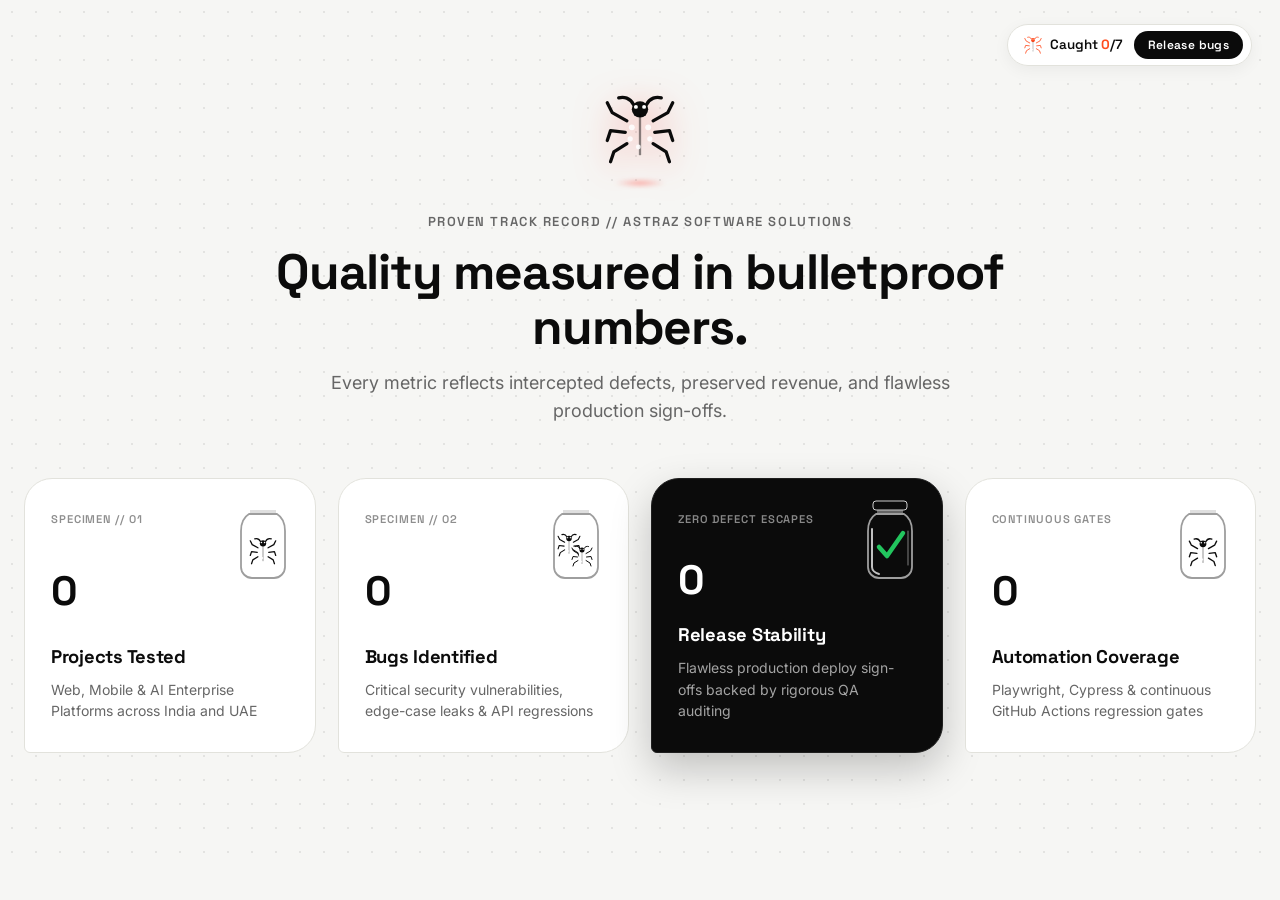
<file: bug-catcher.html>
<!DOCTYPE html>
<html lang="en">
<head>
<meta charset="utf-8">
<meta name="viewport" content="width=device-width, initial-scale=1, viewport-fit=cover">
<title>Proven Track Record // Astraz Software Solutions — Bug Catcher</title>
<link rel="preconnect" href="https://fonts.googleapis.com">
<link rel="preconnect" href="https://fonts.gstatic.com" crossorigin>
<link href="https://fonts.googleapis.com/css2?family=Inter:wght@400;500;600&family=Space+Grotesk:wght@500;600;700;800&display=swap" rel="stylesheet">

<style>
/* ==========================================================================
   ASTRAZ BUG CATCHER STATS SECTION — SELF-CONTAINED MODULE
   Fonts: Space Grotesk (Headings & Numbers), Inter (Body)
   Palette: #f6f6f4 (Background), #0b0b0b (Ink/Card 3), #ff4d1f, #ff3b30, #ff8a00 (Accents)
   ========================================================================== */
:root {
  --bc-bg: #f6f6f4;
  --bc-card-bg: #ffffff;
  --bc-card-border: #e2e2dc;
  --bc-ink: #0b0b0b;
  --bc-mute: #666666;
  --bc-subtle: #8e8e8e;
  --bc-orange: #ff4d1f;
  --bc-red: #ff3b30;
  --bc-gold: #ff8a00;
  --bc-glow: rgba(255, 77, 31, 0.28);
  --font-heading: 'Space Grotesk', system-ui, -apple-system, sans-serif;
  --font-body: 'Inter', system-ui, -apple-system, sans-serif;
}

* {
  box-sizing: border-box;
  margin: 0;
  padding: 0;
}

body {
  background-color: var(--bc-bg);
  color: var(--bc-ink);
  font-family: var(--font-body);
  line-height: 1.5;
  -webkit-font-smoothing: antialiased;
}

/* Outer Section Container */
.bc-section {
  position: relative;
  background-color: var(--bc-bg);
  background-image: radial-gradient(rgba(0, 0, 0, 0.08) 1.2px, transparent 1.2px);
  background-size: 24px 24px;
  overflow: hidden;
  padding: 80px 24px 100px;
  width: 100%;
  min-height: 720px;
  display: flex;
  flex-direction: column;
  justify-content: center;
  align-items: center;
}

.bc-container {
  width: 100%;
  max-width: 1240px;
  margin: 0 auto;
  position: relative;
  z-index: 2;
}

/* ==========================================================================
   HUD: BUG CATCHER COUNTER & RESET PILL
   ========================================================================== */
.bc-hud {
  position: absolute;
  top: 24px;
  right: 28px;
  z-index: 20;
  display: inline-flex;
  align-items: center;
  gap: 12px;
  background: rgba(255, 255, 255, 0.95);
  backdrop-filter: blur(8px);
  -webkit-backdrop-filter: blur(8px);
  border: 1.5px solid var(--bc-card-border);
  border-radius: 999px;
  padding: 6px 8px 6px 16px;
  box-shadow: 0 4px 16px rgba(0, 0, 0, 0.05);
  font-family: var(--font-heading);
  font-size: 0.84rem;
  font-weight: 600;
  color: var(--bc-ink);
  transition: transform 0.2s ease, border-color 0.2s ease;
}

.bc-hud:hover {
  border-color: var(--bc-orange);
}

.bc-hud-status {
  display: flex;
  align-items: center;
  gap: 8px;
}

.bc-hud-icon {
  width: 18px;
  height: 18px;
  display: inline-flex;
  align-items: center;
  justify-content: center;
  color: var(--bc-orange);
  animation: hudPulse 2s infinite ease-in-out;
}

@keyframes hudPulse {
  0%, 100% { transform: scale(1); }
  50% { transform: scale(1.18); }
}

.bc-hud-count {
  font-weight: 700;
  color: var(--bc-orange);
}

.bc-reset-btn {
  font-family: var(--font-heading);
  font-size: 0.75rem;
  font-weight: 600;
  letter-spacing: 0.03em;
  background: var(--bc-ink);
  color: #ffffff;
  border: none;
  border-radius: 999px;
  padding: 6px 14px;
  cursor: pointer;
  transition: all 0.2s cubic-bezier(0.16, 1, 0.3, 1);
  outline: none;
}

.bc-reset-btn:hover {
  background: var(--bc-orange);
  transform: translateY(-1px);
  box-shadow: 0 4px 12px rgba(255, 77, 31, 0.35);
}

.bc-reset-btn:active {
  transform: scale(0.96);
}

.bc-reset-btn:focus-visible {
  outline: 2px solid var(--bc-gold);
  outline-offset: 2px;
}

/* Victory Toast Banner ("All caught") */
.bc-victory-toast {
  position: absolute;
  top: 84px;
  left: 50%;
  transform: translateX(-50%) translateY(-20px) scale(0.95);
  z-index: 30;
  background: #0b0b0b;
  color: #ffffff;
  border: 1.5px solid var(--bc-orange);
  border-radius: 999px;
  padding: 10px 22px;
  font-family: var(--font-heading);
  font-size: 0.9rem;
  font-weight: 600;
  letter-spacing: 0.01em;
  box-shadow: 0 16px 40px rgba(0, 0, 0, 0.35), 0 0 24px rgba(255, 77, 31, 0.45);
  display: flex;
  align-items: center;
  gap: 10px;
  opacity: 0;
  pointer-events: none;
  transition: all 0.4s cubic-bezier(0.16, 1, 0.3, 1);
}

.bc-victory-toast.visible {
  opacity: 1;
  pointer-events: auto;
  transform: translateX(-50%) translateY(0) scale(1);
}

.bc-victory-dot {
  width: 8px;
  height: 8px;
  border-radius: 50%;
  background: var(--bc-orange);
  box-shadow: 0 0 8px var(--bc-orange);
}

/* ==========================================================================
   3D HERO BUG STAGE: FLOATING & SPINNING GLOSSY ORANGE BUG
   ========================================================================== */
.bc-stage-3d {
  width: 100%;
  height: 120px;
  display: flex;
  flex-direction: column;
  align-items: center;
  justify-content: center;
  position: relative;
  margin-bottom: 8px;
  perspective: 700px;
}

.bc-spin-wrapper {
  width: 72px;
  height: 72px;
  transform-style: preserve-3d;
  animation: bugFloat 2.6s ease-in-out infinite;
}

.bc-spinning-bug {
  width: 100%;
  height: 100%;
  transform-style: preserve-3d;
  animation: bugSpinY 6s linear infinite;
  filter: drop-shadow(0 8px 16px rgba(255, 59, 48, 0.5));
}

.bc-spin-shadow {
  width: 52px;
  height: 8px;
  border-radius: 50%;
  background: radial-gradient(ellipse at center, rgba(255, 59, 48, 0.45) 0%, rgba(255, 77, 31, 0) 70%);
  filter: blur(2px);
  margin-top: 14px;
  animation: shadowScale 2.6s ease-in-out infinite;
}

@keyframes bugSpinY {
  from { transform: rotateY(0deg); }
  to { transform: rotateY(360deg); }
}

@keyframes bugFloat {
  0%, 100% { transform: translateY(0); }
  50% { transform: translateY(-14px); }
}

@keyframes shadowScale {
  0%, 100% { transform: scale(1); opacity: 0.7; }
  50% { transform: scale(0.6); opacity: 0.35; }
}

/* ==========================================================================
   HEADER TYPOGRAPHY
   ========================================================================== */
.bc-header {
  text-align: center;
  max-width: 820px;
  margin: 0 auto 52px;
}

.bc-label {
  display: inline-block;
  font-family: var(--font-heading);
  font-size: 0.8125rem;
  font-weight: 600;
  letter-spacing: 0.12em;
  text-transform: uppercase;
  color: var(--bc-mute);
  margin-bottom: 12px;
}

.bc-title {
  font-family: var(--font-heading);
  font-size: clamp(2rem, 4.4vw, 3.1rem);
  font-weight: 700;
  line-height: 1.12;
  letter-spacing: -0.025em;
  color: var(--bc-ink);
  margin-bottom: 14px;
}

.bc-subtext {
  font-family: var(--font-body);
  font-size: clamp(0.98rem, 1.6vw, 1.125rem);
  color: var(--bc-mute);
  line-height: 1.6;
  max-width: 680px;
  margin: 0 auto;
}

/* ==========================================================================
   4 STAT CARDS GRID & 3D TILT
   ========================================================================== */
.bc-grid {
  display: grid;
  grid-template-columns: repeat(4, 1fr);
  gap: 22px;
  perspective: 1200px;
  position: relative;
  width: 100%;
}

/* Card Drop-in Animation */
@keyframes cardDrop3D {
  from {
    opacity: 0;
    transform: rotateX(-35deg) translateZ(-80px) translateY(45px);
  }
  to {
    opacity: 1;
    transform: rotateX(0) translateZ(0) translateY(0);
  }
}

.bc-card {
  position: relative;
  background-color: var(--bc-card-bg);
  border: 1.5px solid var(--bc-card-border);
  /* Card shape: large rounded corners with ONE sharper bottom-left corner */
  border-radius: 28px 28px 28px 6px;
  padding: 32px 26px 30px;
  min-height: 275px;
  display: flex;
  flex-direction: column;
  justify-content: space-between;
  transform-style: preserve-3d;
  animation: cardDrop3D 0.85s cubic-bezier(0.16, 1, 0.3, 1) backwards;
  transition: transform 0.15s ease-out, border-color 0.25s ease, box-shadow 0.25s ease;
  cursor: default;
  overflow: hidden;
}

.bc-card:nth-child(1) { animation-delay: 0.08s; }
.bc-card:nth-child(2) { animation-delay: 0.16s; }
.bc-card:nth-child(3) { animation-delay: 0.24s; }
.bc-card:nth-child(4) { animation-delay: 0.32s; }

/* Light Glare Follows Cursor */
.bc-card::after {
  content: "";
  position: absolute;
  inset: 0;
  border-radius: inherit;
  pointer-events: none;
  background: radial-gradient(circle 240px at var(--mouse-x, 50%) var(--mouse-y, 50%), rgba(255, 77, 31, 0.14), transparent 70%);
  opacity: 0;
  transition: opacity 0.25s ease;
  z-index: 3;
}

.bc-card:hover {
  border-color: var(--bc-orange);
  box-shadow: 0 24px 50px -15px var(--bc-glow);
}

.bc-card:hover::after {
  opacity: 1;
}

/* 3D Depth Layers inside Card */
.bc-card-jar-wrap {
  position: absolute;
  top: 20px;
  right: 20px;
  width: 64px;
  height: 82px;
  z-index: 4;
  transform: translateZ(60px);
  pointer-events: none;
}

.bc-card-top-tag {
  font-family: var(--font-heading);
  font-size: 0.7rem;
  font-weight: 600;
  letter-spacing: 0.08em;
  text-transform: uppercase;
  color: var(--bc-subtle);
  transform: translateZ(20px);
  margin-bottom: 24px;
}

.bc-card-number-wrap {
  transform: translateZ(42px);
  margin-bottom: 12px;
}

.bc-card-number {
  font-family: var(--font-heading);
  font-size: clamp(2.4rem, 3.2vw, 3.2rem);
  font-weight: 700;
  line-height: 1;
  letter-spacing: -0.03em;
  color: var(--bc-ink);
}

.bc-card-title {
  font-family: var(--font-heading);
  font-size: 1.15rem;
  font-weight: 700;
  color: var(--bc-ink);
  letter-spacing: -0.015em;
  margin-bottom: 8px;
  transform: translateZ(28px);
}

.bc-card-desc {
  font-family: var(--font-body);
  font-size: 0.875rem;
  color: var(--bc-mute);
  line-height: 1.55;
  transform: translateZ(16px);
}

/* ==========================================================================
   CARD 3: INVERTED BLACK HERO CARD (99.8% RELEASE STABILITY)
   ========================================================================== */
.bc-card.bc-card-inverted {
  background-color: #0b0b0b;
  border-color: #1f1f1f;
  color: #ffffff;
  box-shadow: 0 16px 40px rgba(0, 0, 0, 0.22);
}

.bc-card.bc-card-inverted .bc-card-top-tag {
  color: #888888;
}

.bc-card.bc-card-inverted .bc-card-number {
  color: #ffffff;
}

.bc-card.bc-card-inverted .bc-card-title {
  color: #ffffff;
}

.bc-card.bc-card-inverted .bc-card-desc {
  color: #a4a4a4;
}

.bc-card.bc-card-inverted:hover {
  border-color: var(--bc-orange);
  box-shadow: 0 28px 65px -15px rgba(255, 77, 31, 0.45);
}

.bc-card.bc-card-inverted::after {
  background: radial-gradient(circle 240px at var(--mouse-x, 50%) var(--mouse-y, 50%), rgba(255, 138, 0, 0.22), transparent 70%);
}

/* ==========================================================================
   SPECIMEN JARS (INLINE SVG & WIGGLE ANIMATION)
   ========================================================================== */
.bc-jar-svg {
  width: 100%;
  height: 100%;
  display: block;
  overflow: visible;
}

/* Bug inside Jar Wiggle Animations */
.bc-in-jar-bug {
  transform-origin: center;
  animation: jarWiggle1 3.2s ease-in-out infinite;
}

.bc-in-jar-bug-2 {
  transform-origin: center;
  animation: jarWiggle2 2.8s ease-in-out infinite;
}

@keyframes jarWiggle1 {
  0%, 100% { transform: translate(0, 0) rotate(-6deg); }
  25% { transform: translate(4px, -3px) rotate(8deg); }
  50% { transform: translate(-3px, 3px) rotate(-10deg); }
  75% { transform: translate(3px, 4px) rotate(5deg); }
}

@keyframes jarWiggle2 {
  0%, 100% { transform: translate(0, 0) rotate(8deg); }
  33% { transform: translate(-4px, 3px) rotate(-6deg); }
  66% { transform: translate(3px, -4px) rotate(10deg); }
}

/* ==========================================================================
   7 LOOSE CRAWLING BUGS
   ========================================================================== */
.bc-loose-bug {
  position: absolute;
  width: 36px;
  height: 36px;
  z-index: 15;
  background: none;
  border: none;
  padding: 0;
  cursor: crosshair;
  will-change: transform;
  outline: none;
  color: var(--bc-orange);
  transition: opacity 0.3s cubic-bezier(0.16, 1, 0.3, 1), transform 0.3s cubic-bezier(0.16, 1, 0.3, 1);
  -webkit-tap-highlight-color: transparent;
}

.bc-loose-bug:focus-visible {
  outline: 2px solid var(--bc-gold);
  border-radius: 50%;
  outline-offset: 4px;
}

.bc-loose-bug svg {
  width: 100%;
  height: 100%;
  filter: drop-shadow(0 4px 8px rgba(255, 59, 48, 0.45));
  animation: bugScurry 0.28s linear infinite alternate;
}

@keyframes bugScurry {
  0% { transform: scaleX(0.92) scaleY(1.04); }
  100% { transform: scaleX(1.04) scaleY(0.92); }
}

/* Caught Animation */
.bc-loose-bug.caught {
  opacity: 0 !important;
  transform: scale(0.1) rotate(220deg) !important;
  pointer-events: none !important;
}

/* ==========================================================================
   RESPONSIVE LAYOUT & MEDIA QUERIES
   ========================================================================== */
@media (max-width: 1100px) {
  .bc-grid {
    grid-template-columns: repeat(2, 1fr);
    gap: 20px;
  }
}

@media (max-width: 640px) {
  .bc-section {
    padding: 60px 16px 80px;
  }
  
  .bc-hud {
    position: static;
    margin-bottom: 24px;
    align-self: center;
  }
  
  .bc-grid {
    grid-template-columns: 1fr;
    gap: 16px;
  }

  .bc-card {
    min-height: auto;
    padding: 26px 22px;
  }

  .bc-card-number {
    font-size: 2.5rem;
  }
}

/* Accessibility: Respect Reduced Motion */
@media (prefers-reduced-motion: reduce) {
  .bc-card {
    animation: none !important;
    transition: none !important;
  }
  .bc-spin-wrapper,
  .bc-spinning-bug,
  .bc-spin-shadow,
  .bc-in-jar-bug,
  .bc-in-jar-bug-2,
  .bc-loose-bug svg {
    animation: none !important;
  }
  .bc-loose-bug {
    transition: none !important;
  }
}
</style>
</head>

<body>

<!-- ==========================================================================
     INLINE SVG ASSET DEFINITIONS (Zero External Images)
     ========================================================================== -->
<svg width="0" height="0" style="position:absolute; display:none;" aria-hidden="true">
  <defs>
    <!-- Shaded Bug Body Gradient (Orange-Red Gloss) -->
    <linearGradient id="bc-bug-grad" x1="0%" y1="0%" x2="100%" y2="100%">
      <stop offset="0%" stop-color="#ff8a00" />
      <stop offset="45%" stop-color="#ff4d1f" />
      <stop offset="100%" stop-color="#ff3b30" />
    </linearGradient>

    <!-- Glossy Radial Sheen for 3D Bug Carapace -->
    <radialGradient id="bc-bug-sheen" cx="35%" cy="25%" r="75%">
      <stop offset="0%" stop-color="#ffffff" stop-opacity="0.65" />
      <stop offset="35%" stop-color="#ffffff" stop-opacity="0.1" />
      <stop offset="100%" stop-color="#000000" stop-opacity="0.45" />
    </radialGradient>

    <!-- Specimen Jar Glass Gradient -->
    <linearGradient id="bc-glass-grad" x1="0%" y1="0%" x2="100%" y2="0%">
      <stop offset="0%" stop-color="#ffffff" stop-opacity="0.5" />
      <stop offset="15%" stop-color="#ffffff" stop-opacity="0.1" />
      <stop offset="85%" stop-color="#ffffff" stop-opacity="0.05" />
      <stop offset="100%" stop-color="#ffffff" stop-opacity="0.4" />
    </linearGradient>

    <!-- Lid Gradient (Brushed Metallic Orange) -->
    <linearGradient id="bc-lid-grad" x1="0%" y1="0%" x2="0%" y2="100%">
      <stop offset="0%" stop-color="#ff8a00" />
      <stop offset="50%" stop-color="#ff4d1f" />
      <stop offset="100%" stop-color="#d6360e" />
    </linearGradient>

    <!-- Reusable Bug Master Symbol -->
    <symbol id="bc-bug-symbol" viewBox="0 0 44 44">
      <!-- 6 Jointed Legs -->
      <g stroke="currentColor" stroke-width="2" stroke-linecap="round" stroke-linejoin="round" fill="none">
        <!-- Front Legs -->
        <path d="M14 17 L5 12 L2 6" />
        <path d="M30 17 L39 12 L42 6" />
        <!-- Middle Legs -->
        <path d="M13 24 L4 23 L2 29" />
        <path d="M31 24 L40 23 L42 29" />
        <!-- Rear Legs -->
        <path d="M14 31 L6 36 L4 42" />
        <path d="M30 31 L38 36 L40 42" />
        <!-- Antennae -->
        <path d="M18 7 C16 3, 12 2, 9 3" />
        <path d="M26 7 C28 3, 32 2, 35 3" />
      </g>
      <!-- Head -->
      <circle cx="22" cy="10" r="5" fill="currentColor" />
      <!-- Eyes -->
      <circle cx="19.5" cy="8.5" r="1.2" fill="#ffffff" />
      <circle cx="24.5" cy="8.5" r="1.2" fill="#ffffff" />
      <!-- Main Elytra / Abdomen -->
      <ellipse cx="22" cy="25" rx="10.5" ry="13.5" fill="url(#bc-bug-grad)" />
      <!-- 3D Gloss Highlight Overlay -->
      <ellipse cx="22" cy="25" rx="10.5" ry="13.5" fill="url(#bc-bug-sheen)" />
      <!-- Dorsal Carapace Dividing Seam -->
      <path d="M22 13 L22 38" stroke="rgba(0, 0, 0, 0.45)" stroke-width="1.4" />
      <!-- Ladybug / Beetle Spots -->
      <circle cx="17" cy="21" r="1.8" fill="#ffffff" opacity="0.85" />
      <circle cx="27" cy="21" r="1.8" fill="#ffffff" opacity="0.85" />
      <circle cx="16" cy="28" r="1.6" fill="#ffffff" opacity="0.85" />
      <circle cx="28" cy="28" r="1.6" fill="#ffffff" opacity="0.85" />
      <circle cx="21" cy="33" r="1.5" fill="#ffffff" opacity="0.85" />
    </symbol>

    <!-- Glass Specimen Jar Master Symbol -->
    <symbol id="bc-jar-symbol" viewBox="0 0 64 82">
      <!-- Metallic Orange Threaded Lid -->
      <rect x="15" y="2" width="34" height="9" rx="3" fill="url(#bc-lid-grad)" stroke="#ffffff" stroke-width="0.8" />
      <!-- Jar Neck Collar -->
      <path d="M19 11 H45 V15 H19 Z" fill="#c0c0c0" opacity="0.5" />
      <!-- Glass Jar Body Contour -->
      <path d="M18 15 C13 18, 10 24, 10 32 V68 C10 74, 15 79, 21 79 H43 C49 79, 54 74, 54 68 V32 C54 24, 51 18, 46 15 Z" 
            fill="url(#bc-glass-grad)" stroke="#9e9e9e" stroke-width="1.8" stroke-linejoin="round" />
      <!-- Curved Glass Highlight Strip (Left Specular) -->
      <path d="M14 30 V68 C14 71, 17 74, 21 75" fill="none" stroke="#ffffff" stroke-width="2" stroke-linecap="round" opacity="0.75" />
      <!-- Curved Glass Highlight Strip (Right Specular) -->
      <path d="M50 32 V66" fill="none" stroke="#ffffff" stroke-width="1.2" stroke-linecap="round" opacity="0.4" />
    </symbol>
  </defs>
</svg>

<!-- ==========================================================================
     BUG CATCHER STATS SECTION
     ========================================================================== -->
<section class="bc-section" id="bc-section" aria-label="Proven Track Record Stats and Bug Catcher Experience">

  <!-- Interactive HUD: Bug Catch Counter & Reset Button -->
  <div class="bc-hud" role="status" aria-live="polite">
    <div class="bc-hud-status">
      <span class="bc-hud-icon" aria-hidden="true">
        <svg viewBox="0 0 44 44" width="18" height="18"><use href="#bc-bug-symbol"/></svg>
      </span>
      <span>Caught <span id="bc-caught-count" class="bc-hud-count">0</span>/7</span>
    </div>
    <button type="button" class="bc-reset-btn" id="bc-reset-bugs" aria-label="Release all caught bugs back to the section">Release bugs</button>
  </div>

  <!-- Victory Toast Message when 7 Bugs Caught -->
  <div class="bc-victory-toast" id="bc-victory-toast" role="alert">
    <span class="bc-victory-dot" aria-hidden="true"></span>
    <span>All caught. We do the same before your release.</span>
  </div>

  <div class="bc-container">

    <!-- 3D Floating & Spinning Bug Stage -->
    <div class="bc-stage-3d" aria-hidden="true">
      <div class="bc-spin-wrapper">
        <div class="bc-spinning-bug">
          <svg viewBox="0 0 44 44" width="72" height="72">
            <use href="#bc-bug-symbol" />
          </svg>
        </div>
      </div>
      <div class="bc-spin-shadow"></div>
    </div>

    <!-- Section Header (Exact Required Content) -->
    <header class="bc-header">
      <span class="bc-label">Proven track record // Astraz Software Solutions</span>
      <h2 class="bc-title">Quality measured in bulletproof numbers.</h2>
      <p class="bc-subtext">Every metric reflects intercepted defects, preserved revenue, and flawless production sign-offs.</p>
    </header>

    <!-- 4 Stats Cards Grid -->
    <div class="bc-grid">

      <!-- CARD 1: 200+ Projects Tested -->
      <article class="bc-card" data-tilt-card tabindex="0">
        <!-- Specimen Jar with 1 Bug Wiggling Inside -->
        <div class="bc-card-jar-wrap" aria-hidden="true">
          <svg class="bc-jar-svg" viewBox="0 0 64 82">
            <use href="#bc-jar-symbol" />
            <g class="bc-in-jar-bug">
              <svg x="18" y="38" width="28" height="28" viewBox="0 0 44 44">
                <use href="#bc-bug-symbol" />
              </svg>
            </g>
          </svg>
        </div>
        <div class="bc-card-top-tag">SPECIMEN // 01</div>
        <div class="bc-card-number-wrap">
          <span class="bc-card-number" data-target="200" data-suffix="+">0</span>
        </div>
        <div>
          <h3 class="bc-card-title">Projects Tested</h3>
          <p class="bc-card-desc">Web, Mobile &amp; AI Enterprise Platforms across India and UAE</p>
        </div>
      </article>

      <!-- CARD 2: 4,000+ Bugs Identified -->
      <article class="bc-card" data-tilt-card tabindex="0">
        <!-- Specimen Jar with 2 Bugs Wiggling Inside -->
        <div class="bc-card-jar-wrap" aria-hidden="true">
          <svg class="bc-jar-svg" viewBox="0 0 64 82">
            <use href="#bc-jar-symbol" />
            <g class="bc-in-jar-bug">
              <svg x="13" y="34" width="24" height="24" viewBox="0 0 44 44">
                <use href="#bc-bug-symbol" />
              </svg>
            </g>
            <g class="bc-in-jar-bug-2">
              <svg x="27" y="46" width="22" height="22" viewBox="0 0 44 44">
                <use href="#bc-bug-symbol" />
              </svg>
            </g>
          </svg>
        </div>
        <div class="bc-card-top-tag">SPECIMEN // 02</div>
        <div class="bc-card-number-wrap">
          <span class="bc-card-number" data-target="4000" data-suffix="+" data-comma="true">0</span>
        </div>
        <div>
          <h3 class="bc-card-title">Bugs Identified</h3>
          <p class="bc-card-desc">Critical security vulnerabilities, edge-case leaks &amp; API regressions</p>
        </div>
      </article>

      <!-- CARD 3: 99.8% Release Stability (INVERTED BLACK CARD - FOCAL POINT) -->
      <article class="bc-card bc-card-inverted" data-tilt-card tabindex="0">
        <!-- Empty Specimen Jar with Bold Green/Orange Tick (Zero Bugs Escaped) -->
        <div class="bc-card-jar-wrap" aria-hidden="true">
          <svg class="bc-jar-svg" viewBox="0 0 64 82">
            <use href="#bc-jar-symbol" />
            <!-- Verified Zero-Defect Green Tick -->
            <path d="M21 48 L29 57 L45 34" fill="none" stroke="#22c55e" stroke-width="4.5" stroke-linecap="round" stroke-linejoin="round" />
          </svg>
        </div>
        <div class="bc-card-top-tag">ZERO DEFECT ESCAPES</div>
        <div class="bc-card-number-wrap">
          <span class="bc-card-number" data-target="99.8" data-suffix="%" data-decimals="1">0</span>
        </div>
        <div>
          <h3 class="bc-card-title">Release Stability</h3>
          <p class="bc-card-desc">Flawless production deploy sign-offs backed by rigorous QA auditing</p>
        </div>
      </article>

      <!-- CARD 4: 85% Automation Coverage -->
      <article class="bc-card" data-tilt-card tabindex="0">
        <!-- Specimen Jar with Automated Bug Inside -->
        <div class="bc-card-jar-wrap" aria-hidden="true">
          <svg class="bc-jar-svg" viewBox="0 0 64 82">
            <use href="#bc-jar-symbol" />
            <g class="bc-in-jar-bug">
              <svg x="17" y="38" width="30" height="30" viewBox="0 0 44 44">
                <use href="#bc-bug-symbol" />
              </svg>
            </g>
          </svg>
        </div>
        <div class="bc-card-top-tag">CONTINUOUS GATES</div>
        <div class="bc-card-number-wrap">
          <span class="bc-card-number" data-target="85" data-suffix="%">0</span>
        </div>
        <div>
          <h3 class="bc-card-title">Automation Coverage</h3>
          <p class="bc-card-desc">Playwright, Cypress &amp; continuous GitHub Actions regression gates</p>
        </div>
      </article>

    </div>
  </div>

  <!-- Container for the 7 Live Crawling Bugs -->
  <div id="bc-bugs-layer" aria-label="Interactive Loose Bugs Field"></div>

</section>

<!-- ==========================================================================
     VANILLA JAVASCRIPT: STATS COUNT-UP, 3D CARD TILT, CRAWLING & CATCHING BUGS
     ========================================================================== */
<script>
(function() {
  'use strict';

  const section = document.getElementById('bc-section');
  const bugsLayer = document.getElementById('bc-bugs-layer');
  const caughtCountEl = document.getElementById('bc-caught-count');
  const resetBtn = document.getElementById('bc-reset-bugs');
  const victoryToast = document.getElementById('bc-victory-toast');
  const cards = document.querySelectorAll('[data-tilt-card]');
  const statNumbers = document.querySelectorAll('.bc-card-number[data-target]');
  
  const isReducedMotion = window.matchMedia('(prefers-reduced-motion: reduce)').matches;

  /* ----------------------------------------------------
     1. STATS NUMBERS COUNT-UP (IntersectionObserver)
     ---------------------------------------------------- */
  function initNumberCounters() {
    if (!('IntersectionObserver' in window)) {
      statNumbers.forEach(el => renderFinalNumber(el));
      return;
    }

    const observer = new IntersectionObserver((entries, obs) => {
      entries.forEach(entry => {
        if (!entry.isIntersecting) return;
        obs.unobserve(entry.target);
        
        const el = entry.target;
        const target = parseFloat(el.getAttribute('data-target')) || 0;
        const suffix = el.getAttribute('data-suffix') || '';
        const decimals = parseInt(el.getAttribute('data-decimals'), 10) || 0;
        const hasComma = el.getAttribute('data-comma') === 'true';

        if (isReducedMotion) {
          renderFinalNumber(el);
          return;
        }

        const duration = 1600;
        const startTime = performance.now();

        function countFrame(now) {
          const progress = Math.min((now - startTime) / duration, 1);
          // Ease-out cubic
          const eased = 1 - Math.pow(1 - progress, 3);
          const current = eased * target;

          let displayVal = decimals > 0 ? current.toFixed(decimals) : Math.round(current);
          if (hasComma) {
            displayVal = displayVal.toLocaleString('en-US');
          }
          el.textContent = `${displayVal}${suffix}`;

          if (progress < 1) {
            requestAnimationFrame(countFrame);
          } else {
            renderFinalNumber(el);
          }
        }

        requestAnimationFrame(countFrame);
      });
    }, { threshold: 0.35 });

    statNumbers.forEach(numEl => observer.observe(numEl));
  }

  function renderFinalNumber(el) {
    const target = parseFloat(el.getAttribute('data-target')) || 0;
    const suffix = el.getAttribute('data-suffix') || '';
    const decimals = parseInt(el.getAttribute('data-decimals'), 10) || 0;
    const hasComma = el.getAttribute('data-comma') === 'true';

    let displayVal = decimals > 0 ? target.toFixed(decimals) : Math.round(target);
    if (hasComma) {
      displayVal = displayVal.toLocaleString('en-US');
    }
    el.textContent = `${displayVal}${suffix}`;
  }

  /* ----------------------------------------------------
     2. 3D CARD PERSPECTIVE TILT & MOUSE GLARE
     ---------------------------------------------------- */
  function init3DCardTilt() {
    if (isReducedMotion) return;

    cards.forEach(card => {
      card.addEventListener('pointermove', (e) => {
        const rect = card.getBoundingClientRect();
        const mouseX = e.clientX - rect.left;
        const mouseY = e.clientY - rect.top;

        // Relative coordinates from -1 to 1
        const xPercent = (mouseX / rect.width) * 2 - 1;
        const yPercent = (mouseY / rect.height) * 2 - 1;

        // Max tilt angles (14deg Y, 10deg X)
        const tiltX = -yPercent * 10;
        const tiltY = xPercent * 14;

        card.style.transform = `rotateX(${tiltX.toFixed(2)}deg) rotateY(${tiltY.toFixed(2)}deg) translateZ(12px)`;
        card.style.setProperty('--mouse-x', `${mouseX}px`);
        card.style.setProperty('--mouse-y', `${mouseY}px`);
      });

      card.addEventListener('pointerleave', () => {
        card.style.transform = 'rotateX(0deg) rotateY(0deg) translateZ(0px)';
      });
    });
  }

  /* ----------------------------------------------------
     3. 7 LOOSE CRAWLING BUGS ENGINE (Turn, Bounce, Catch)
     ---------------------------------------------------- */
  const TOTAL_BUGS = 7;
  let bugs = [];
  let caughtCount = 0;
  let crawlAnimationId = null;

  function spawnLooseBugs() {
    // Clear any existing bugs
    bugsLayer.innerHTML = '';
    bugs = [];
    caughtCount = 0;
    caughtCountEl.textContent = '0';
    victoryToast.classList.remove('visible');

    const secRect = section.getBoundingClientRect();
    const boundsWidth = Math.max(secRect.width, 320);
    const boundsHeight = Math.max(secRect.height, 600);

    for (let i = 0; i < TOTAL_BUGS; i++) {
      const bugBtn = document.createElement('button');
      bugBtn.className = 'bc-loose-bug';
      bugBtn.type = 'button';
      bugBtn.setAttribute('aria-label', 'Catch rogue bug');
      bugBtn.innerHTML = `
        <svg viewBox="0 0 44 44" aria-hidden="true">
          <use href="#bc-bug-symbol" />
        </svg>
      `;

      // Random starting coordinates
      const x = Math.random() * (boundsWidth - 80) + 40;
      const y = Math.random() * (boundsHeight - 120) + 60;
      const angle = Math.random() * Math.PI * 2;
      const speed = 0.85 + Math.random() * 0.95; // pixels per frame

      const bugObj = {
        el: bugBtn,
        x: x,
        y: y,
        angle: angle,
        speed: speed,
        turnRate: (Math.random() - 0.5) * 0.08,
        isCaught: false
      };

      // Click / Tap / Enter to catch
      function catchThisBug() {
        if (bugObj.isCaught) return;
        bugObj.isCaught = true;
        bugBtn.classList.add('caught');

        caughtCount++;
        caughtCountEl.textContent = caughtCount.toString();

        // Audio pop synthesis (safe Web Audio API)
        playCatchPop();

        // Check if all 7 caught
        if (caughtCount >= TOTAL_BUGS) {
          victoryToast.classList.add('visible');
        }
      }

      bugBtn.addEventListener('click', catchThisBug);
      bugBtn.addEventListener('keydown', (e) => {
        if (e.key === 'Enter' || e.key === ' ') {
          e.preventDefault();
          catchThisBug();
        }
      });

      bugsLayer.appendChild(bugBtn);
      bugs.push(bugObj);
    }

    if (!isReducedMotion) {
      if (crawlAnimationId) cancelAnimationFrame(crawlAnimationId);
      crawlAnimationId = requestAnimationFrame(animateBugs);
    } else {
      // Static layout for reduced motion
      bugs.forEach(b => {
        b.el.style.transform = `translate3d(${b.x}px, ${b.y}px, 0)`;
      });
    }
  }

  function animateBugs() {
    const secRect = section.getBoundingClientRect();
    const boundsWidth = secRect.width;
    const boundsHeight = secRect.height;
    const bugSize = 36;
    const padding = 16;

    bugs.forEach(b => {
      if (b.isCaught) return;

      // Random wandering angle adjustment
      b.turnRate += (Math.random() - 0.5) * 0.02;
      // Damping turn rate
      b.turnRate = Math.max(-0.08, Math.min(0.08, b.turnRate));
      b.angle += b.turnRate;

      // Forward step
      b.x += Math.cos(b.angle) * b.speed;
      b.y += Math.sin(b.angle) * b.speed;

      // Soft boundary bouncing (turning away from edges)
      if (b.x < padding) {
        b.x = padding;
        b.angle = Math.PI - b.angle;
      } else if (b.x > boundsWidth - bugSize - padding) {
        b.x = boundsWidth - bugSize - padding;
        b.angle = Math.PI - b.angle;
      }

      if (b.y < padding) {
        b.y = padding;
        b.angle = -b.angle;
      } else if (b.y > boundsHeight - bugSize - padding) {
        b.y = boundsHeight - bugSize - padding;
        b.angle = -b.angle;
      }

      // Render transform facing direction of travel (90 deg offset for head pointing up)
      const deg = (b.angle * 180 / Math.PI) + 90;
      b.el.style.transform = `translate3d(${b.x.toFixed(1)}px, ${b.y.toFixed(1)}px, 0) rotate(${deg.toFixed(1)}deg)`;
    });

    crawlAnimationId = requestAnimationFrame(animateBugs);
  }

  // Soft tactile acoustic pop when catching a bug
  function playCatchPop() {
    try {
      const AudioCtx = window.AudioContext || window.webkitAudioContext;
      if (!AudioCtx) return;
      const ctx = new AudioCtx();
      const osc = ctx.createOscillator();
      const gain = ctx.createGain();

      osc.type = 'sine';
      osc.frequency.setValueAtTime(420, ctx.currentTime);
      osc.frequency.exponentialRampToValueAtTime(160, ctx.currentTime + 0.08);

      gain.gain.setValueAtTime(0.18, ctx.currentTime);
      gain.gain.exponentialRampToValueAtTime(0.001, ctx.currentTime + 0.08);

      osc.connect(gain);
      gain.connect(ctx.destination);

      osc.start();
      osc.stop(ctx.currentTime + 0.09);
    } catch (e) {}
  }

  // Reset button action
  if (resetBtn) {
    resetBtn.addEventListener('click', () => {
      spawnLooseBugs();
    });
  }

  // Initialize all features on load
  initNumberCounters();
  init3DCardTilt();
  spawnLooseBugs();

  // Resize handler to keep bugs inside bounds
  let resizeTimer;
  window.addEventListener('resize', () => {
    clearTimeout(resizeTimer);
    resizeTimer = setTimeout(() => {
      const secRect = section.getBoundingClientRect();
      bugs.forEach(b => {
        b.x = Math.max(16, Math.min(secRect.width - 50, b.x));
        b.y = Math.max(16, Math.min(secRect.height - 50, b.y));
      });
    }, 150);
  });

})();
</script>

</body>
</html>
</file>
